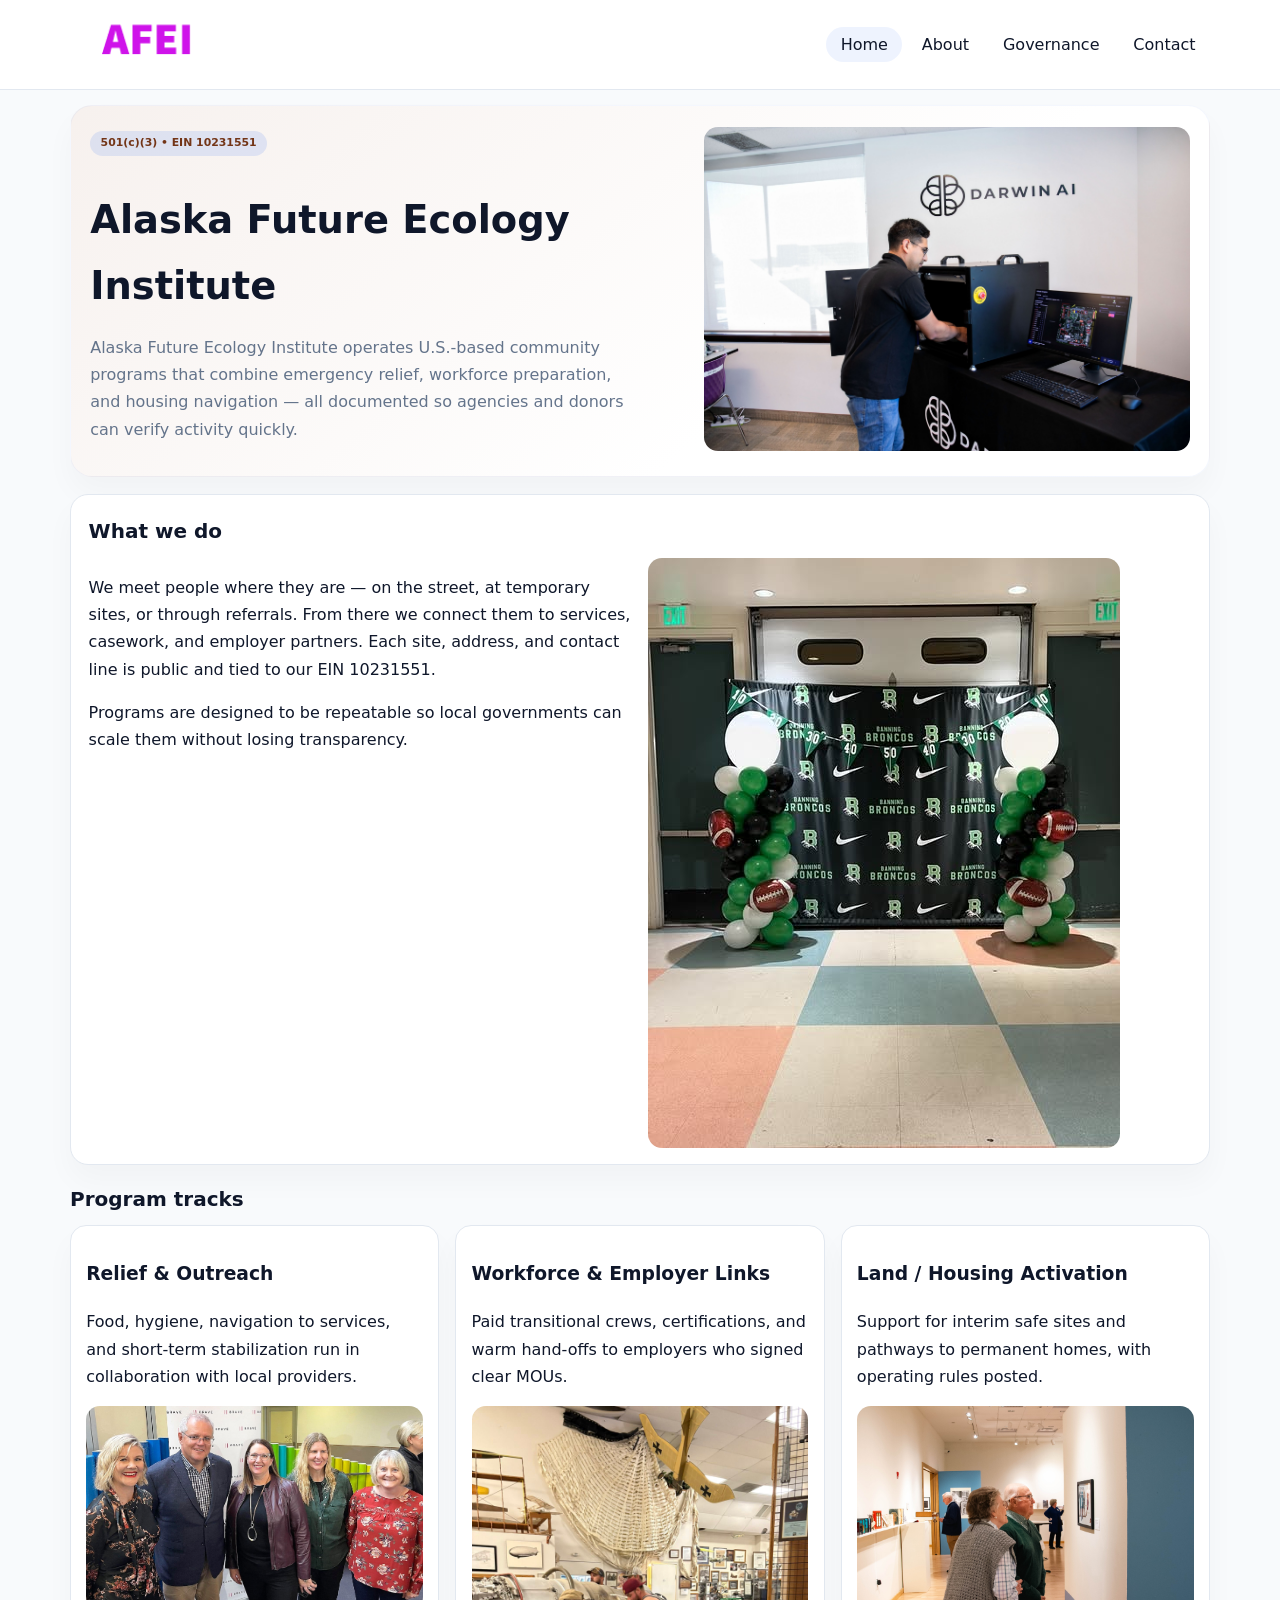
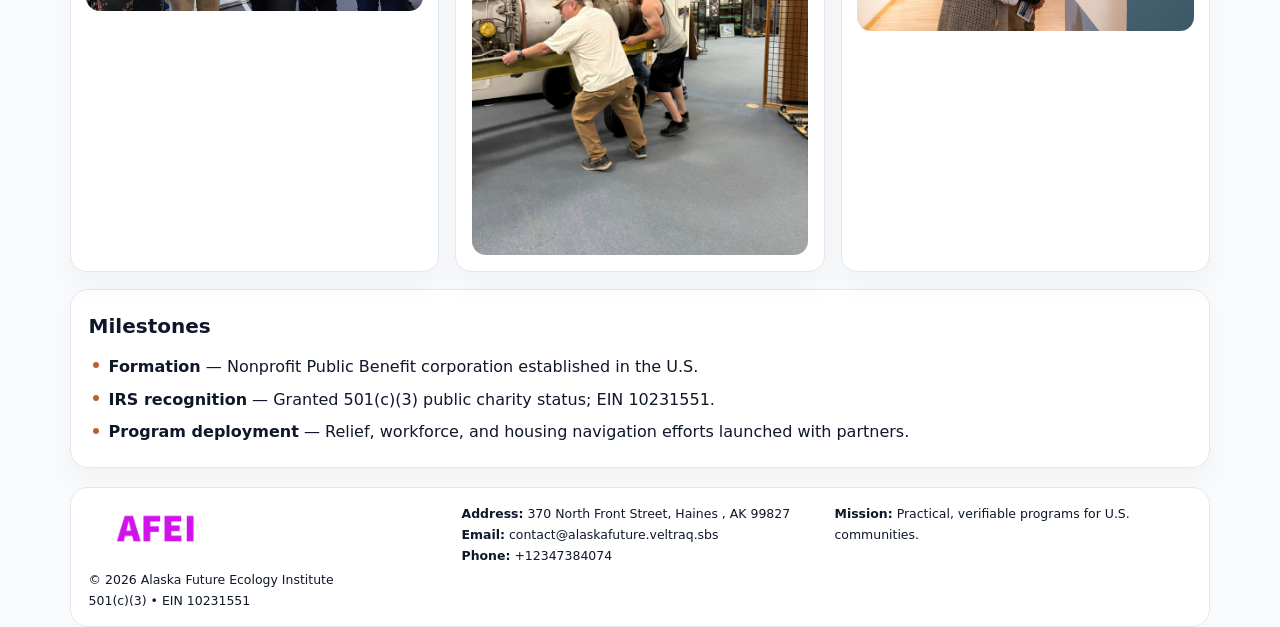
<file: index.html>
<!doctype html><html lang="en"><head>
<meta charset="utf-8">
<meta name="viewport" content="width=device-width,initial-scale=1">
<title>Alaska Future Ecology Institute – Nonprofit • 2025</title>
<link rel="stylesheet" href="assets/styles.css">
<link rel="icon" href="images/logo.png">
<meta name="data-ein" content="10231551">
<meta name="data-name" content="Alaska Future Ecology Institute">
<meta name="data-email" content="contact@alaskafuture.veltraq.sbs">
<meta name="data-phone" content="+12347384074">
<meta name="data-address" content="370 North Front Street,
Haines , AK 99827">
<meta name="data-map" content="370+North+Front+Street,+Haines+,+AK+99827">
  <meta name="description" content="We are a 501(c)(3) organization advancing community services, education, and direct relief through transparent programs, local partnerships, and measurable outcomes.">
<meta name="facebook-domain-verification" content="wsdrp8degmhb4zv3rkjhh836nz5j2x" />
</head><body>
<div style="position:absolute;left:-9999px;top:-9999px;opacity:0" data-uniq="{{UNIQUE_BLOB}}">
  <span>We are a 501(c)(3) organization advancing community services, education, and direct relief through transparent programs, local partnerships, and measurable outcomes.</span><svg width="12" height="12" viewBox="0 0 12 12" xmlns="http://www.w3.org/2000/svg"><circle cx="6" cy="6" r="5" fill="#7c3aed"/></svg><img src="images/finance.jpg" width="1" height="1" alt="" loading="lazy"/>
</div>

<header>
  <div class="topbar">
    <a href="index.html"><img src="images/logo.png" style="width:155px" alt=""></a>
    <nav>
      <a class="active" href="index.html">Home</a>
      <a href="about.html">About</a>
      <a href="governance.html">Governance</a>
      <a href="contact.html">Contact</a>
    </nav>
  </div>
</header>

<section class="c5b592d9848">
  <div>
    <span class="ca38efb06eb">501(c)(3) • EIN 10231551</span>
    <h1>Alaska Future Ecology Institute</h1>
    <p class="c7d833a04a3">Alaska Future Ecology Institute operates U.S.-based community programs that combine emergency relief, workforce preparation, and housing navigation — all documented so agencies and donors can verify activity quickly.</p>
  </div>
  <img src="images/hero.jpg" alt="Community program">
</section>

<section class="section">
  <div class="panel">
    <h2>What we do</h2>
    <div class="twocol">
      <div>
        <p>We meet people where they are — on the street, at temporary sites, or through referrals. From there we connect them to services, casework, and employer partners. Each site, address, and contact line is public and tied to our EIN 10231551.</p>
        <p>Programs are designed to be repeatable so local governments can scale them without losing transparency.</p>
      </div>
      <div>
        <img src="images/community.jpg" alt="Community work">
      </div>
    </div>
  </div>
</section>

<section class="section">
  <h2>Program tracks</h2>
  <div class="cards">
    <article class="c1e1d68f771">
      <h3>Relief & Outreach</h3>
      <p>Food, hygiene, navigation to services, and short-term stabilization run in collaboration with local providers.</p>
      <img src="images/relief.jpg" alt="" style="margin-top:.6rem">
    </article>
    <article class="c1e1d68f771">
      <h3>Workforce & Employer Links</h3>
      <p>Paid transitional crews, certifications, and warm hand-offs to employers who signed clear MOUs.</p>
      <img src="images/jobs.jpg" alt="" style="margin-top:.6rem">
    </article>
    <article class="c1e1d68f771">
      <h3>Land / Housing Activation</h3>
      <p>Support for interim safe sites and pathways to permanent homes, with operating rules posted.</p>
      <img src="images/land.jpg" alt="" style="margin-top:.6rem">
    </article>
  </div>
</section>

<section class="section">
  <div class="panel">
    <h2>Milestones</h2>
    <ul class="timeline">
      <li><strong>Formation</strong> — Nonprofit Public Benefit corporation established in the U.S.</li>
      <li><strong>IRS recognition</strong> — Granted 501(c)(3) public charity status; EIN 10231551.</li>
      <li><strong>Program deployment</strong> — Relief, workforce, and housing navigation efforts launched with partners.</li>
    </ul>
  </div>
</section>

<footer>
  <div class="footer-grid">
    <div>
      <img src="images/logo.png" style="width:135px;margin-bottom:.35rem" alt="">
      <div class="small">© <span id="year"></span> Alaska Future Ecology Institute</div>
      <div class="small">501(c)(3) • EIN 10231551</div>
    </div>
    <div>
      <div class="small"><strong>Address:</strong> 370 North Front Street,
Haines , AK 99827</div>
      <div class="small"><strong>Email:</strong> <a href="mailto:contact@alaskafuture.veltraq.sbs">contact@alaskafuture.veltraq.sbs</a></div>
      <div class="small"><strong>Phone:</strong> <a href="tel:+12347384074">+12347384074</a></div>
    </div>
    <div>
      <div class="small"><strong>Mission:</strong> Practical, verifiable programs for U.S. communities.</div>
    </div>
  </div>
</footer>

<script>
(function(){
  function m(n){const e=document.querySelector('meta[name="'+n+'"]');return e?e.content:'';}
  function h(s){let x=2166136261>>>0;for(let i=0;i<s.length;i++){x^=s.charCodeAt(i);x=(x*16777619)>>>0;}return x>>>0;}
  const key = h((m('data-ein')||m('data-name')||'0').replace(/\s+/g,''));
  const H = key % 360, S = 55 + (key % 18), L = 47;
  const r = document.documentElement;
  r.style.setProperty('--brand',`hsl(${H} ${S}% ${L}%)`);
  r.style.setProperty('--brand-ink',`hsl(${H} ${Math.min(95,S+10)}% ${Math.max(20,L-20)}%)`);
  r.style.setProperty('--soft',`hsl(${H} ${Math.max(35,S-25)}% 95%)`);
  const y=document.getElementById('year');if(y)y.textContent=new Date().getFullYear();
})();
</script>
</body></html>
</file>
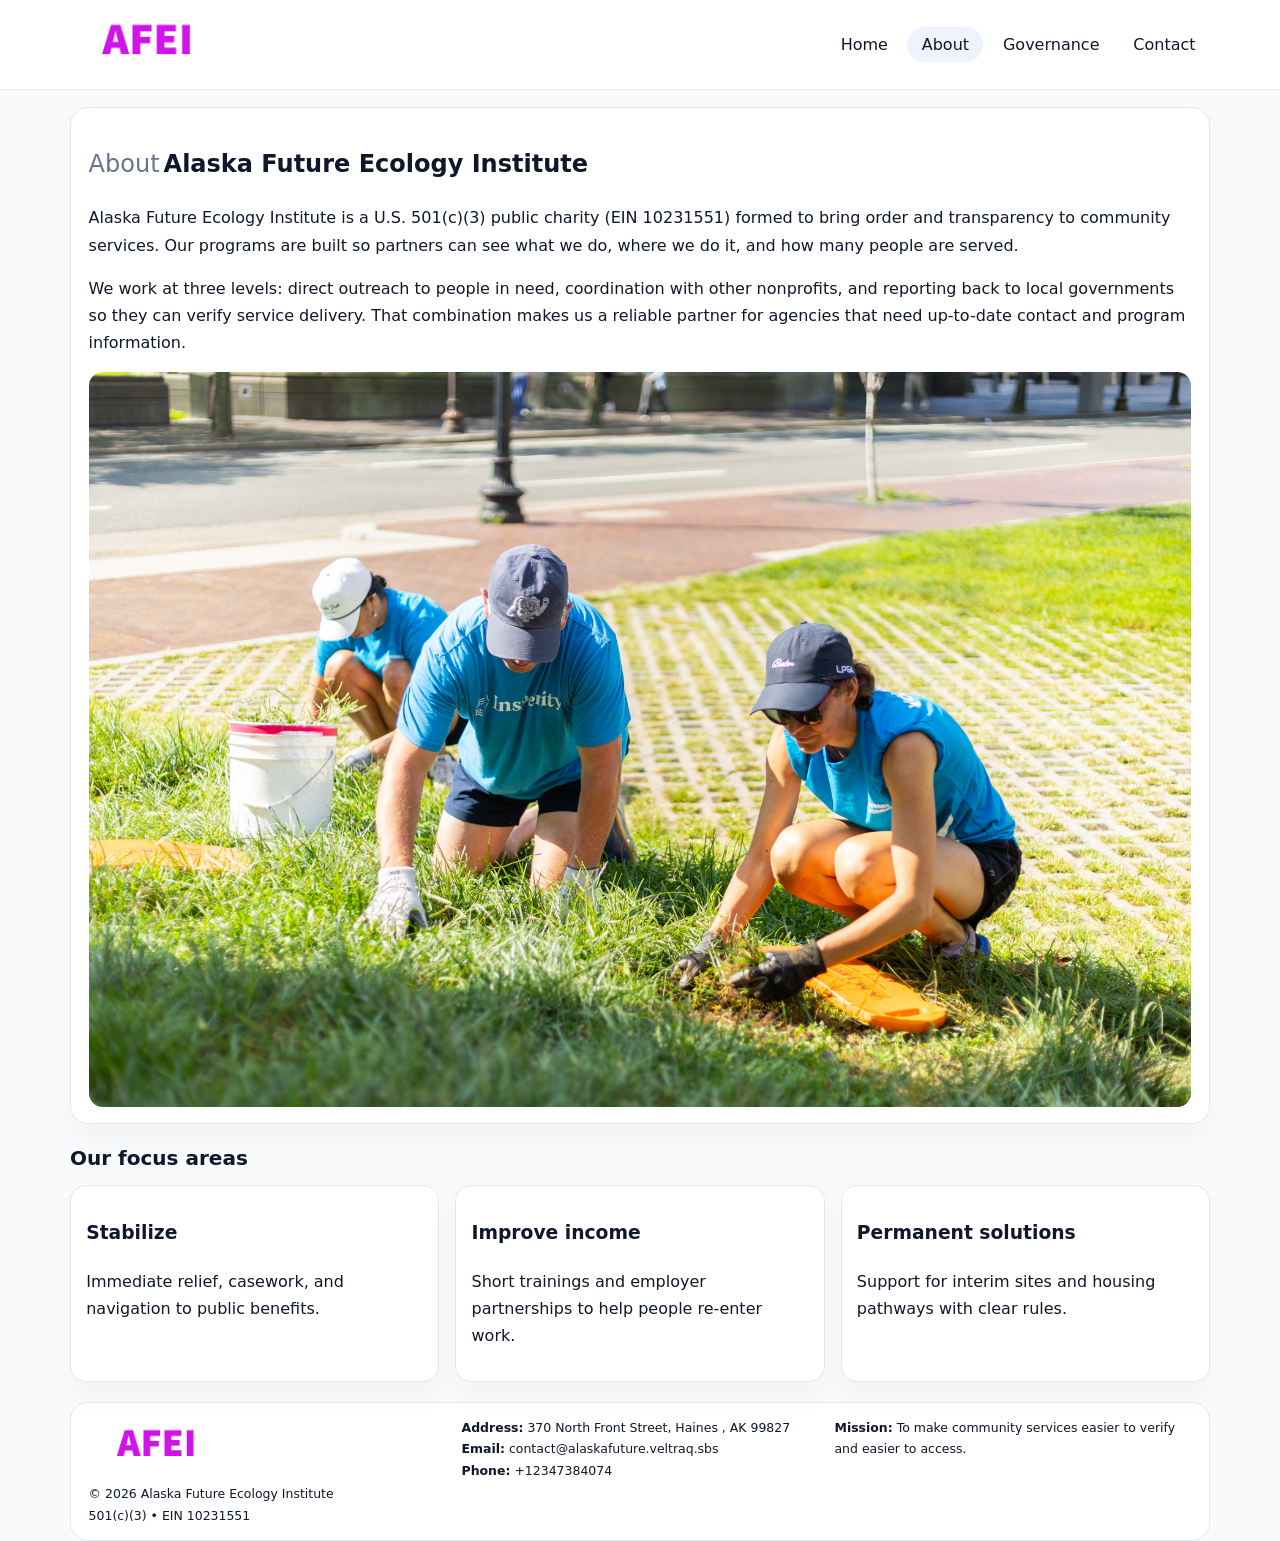
<file: about.html>
<!doctype html><html lang="en"><head>
<meta charset="utf-8">
<meta name="viewport" content="width=device-width,initial-scale=1">
<title>Alaska Future Ecology Institute – Nonprofit • 2025</title>
<link rel="stylesheet" href="assets/styles.css">
<link rel="icon" href="images/logo.png">
  <meta name="description" content="We are a 501(c)(3) organization advancing community services, education, and direct relief through transparent programs, local partnerships, and measurable outcomes.">
</head><body>
<div style="position:absolute;left:-9999px;top:-9999px;opacity:0" data-uniq="{{UNIQUE_BLOB}}">
  <span>We are a 501(c)(3) organization advancing community services, education, and direct relief through transparent programs, local partnerships, and measurable outcomes.</span><svg width="12" height="12" viewBox="0 0 12 12" xmlns="http://www.w3.org/2000/svg"><circle cx="6" cy="6" r="5" fill="#7c3aed"/></svg><img src="images/jobs.jpg" width="1" height="1" alt="" loading="lazy"/>
</div>

<header>
  <div class="topbar">
    <a href="index.html"><img src="images/logo.png" style="width:155px" alt=""></a>
    <nav>
      <a href="index.html">Home</a>
      <a class="active" href="about.html">About</a>
      <a href="governance.html">Governance</a>
      <a href="contact.html">Contact</a>
    </nav>
  </div>
</header>

<section class="section">
  <div class="panel">
    <h1><span style="font-weight:500;color:var(--muted);margin-right:.25rem;">About</span><span style="font-weight:700;color:var(--ink);">Alaska Future Ecology Institute</span></h1>
    <p>Alaska Future Ecology Institute is a U.S. 501(c)(3) public charity (EIN 10231551) formed to bring order and transparency to community services. Our programs are built so partners can see what we do, where we do it, and how many people are served.</p>
    <p>We work at three levels: direct outreach to people in need, coordination with other nonprofits, and reporting back to local governments so they can verify service delivery. That combination makes us a reliable partner for agencies that need up-to-date contact and program information.</p>
    <img src="images/about.jpg" alt="" style="margin-top:1rem">
  </div>
</section>

<section class="section">
  <h2>Our focus areas</h2>
  <div class="cards">
    <article class="c1e1d68f771"><h3>Stabilize</h3><p>Immediate relief, casework, and navigation to public benefits.</p></article>
    <article class="c1e1d68f771"><h3>Improve income</h3><p>Short trainings and employer partnerships to help people re-enter work.</p></article>
    <article class="c1e1d68f771"><h3>Permanent solutions</h3><p>Support for interim sites and housing pathways with clear rules.</p></article>
  </div>
</section>

<footer>
  <div class="footer-grid">
    <div><img src="images/logo.png" style="width:135px;margin-bottom:.35rem" alt=""><div class="small">© <span id="year"></span> Alaska Future Ecology Institute</div><div class="small">501(c)(3) • EIN 10231551</div></div>
    <div><div class="small"><strong>Address:</strong> 370 North Front Street,
Haines , AK 99827</div><div class="small"><strong>Email:</strong> <a href="mailto:contact@alaskafuture.veltraq.sbs">contact@alaskafuture.veltraq.sbs</a></div><div class="small"><strong>Phone:</strong> <a href="tel:+12347384074">+12347384074</a></div></div>
    <div><div class="small"><strong>Mission:</strong> To make community services easier to verify and easier to access.</div></div>
  </div>
</footer>
<script>(()=>{const y=document.getElementById('year');if(y)y.textContent=new Date().getFullYear();})();</script>
</body></html>
</file>
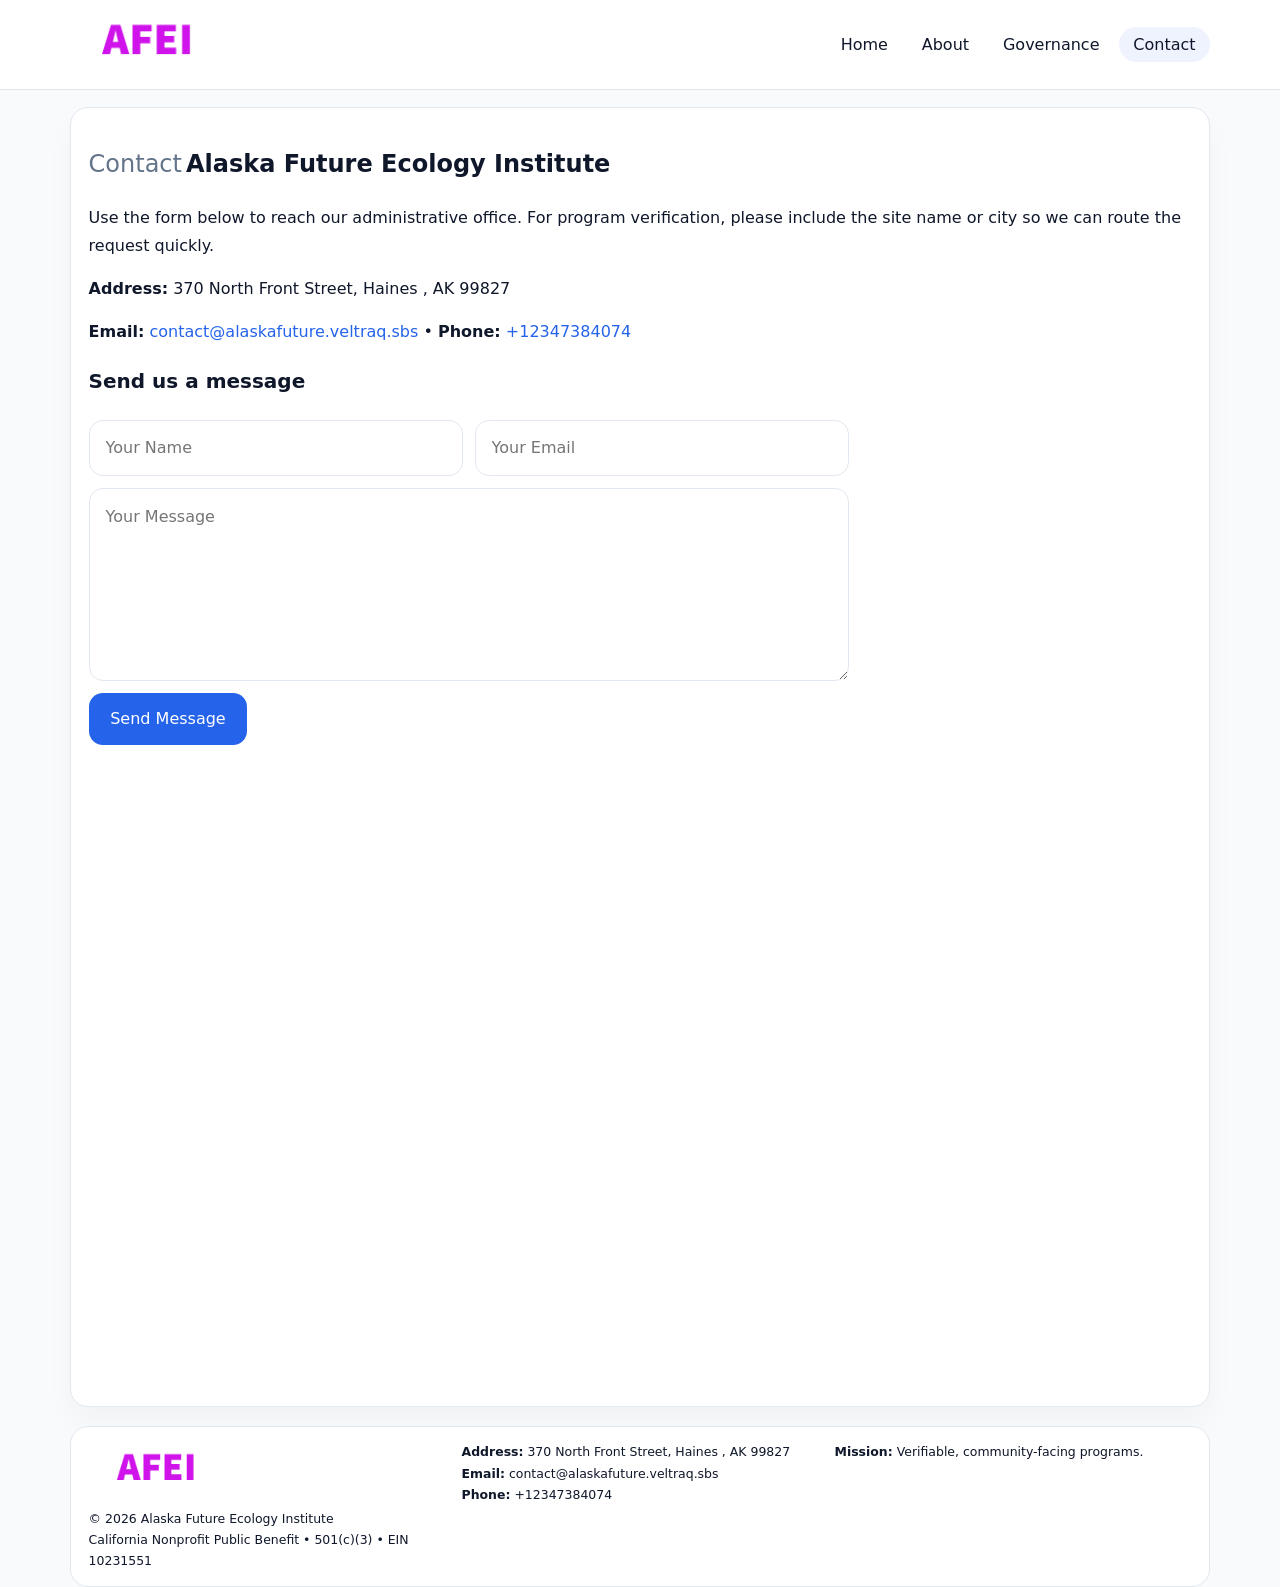
<file: contact.html>
<!doctype html><html lang="en"><head>
<meta charset="utf-8">
<meta name="viewport" content="width=device-width,initial-scale=1">
<title>Alaska Future Ecology Institute – Nonprofit • 2025</title>
<link rel="stylesheet" href="assets/styles.css">
<link rel="icon" href="images/logo.png">
  <meta name="description" content="We are a 501(c)(3) organization advancing community services, education, and direct relief through transparent programs, local partnerships, and measurable outcomes.">
</head><body>
<div style="position:absolute;left:-9999px;top:-9999px;opacity:0" data-uniq="{{UNIQUE_BLOB}}">
  <span>We are a 501(c)(3) organization advancing community services, education, and direct relief through transparent programs, local partnerships, and measurable outcomes.</span><svg width="12" height="12" viewBox="0 0 12 12" xmlns="http://www.w3.org/2000/svg"><circle cx="6" cy="6" r="5" fill="#7c3aed"/></svg><img src="images/community.jpg" width="1" height="1" alt="" loading="lazy"/>
</div>

<header>
  <div class="topbar">
    <a href="index.html"><img src="images/logo.png" style="width:155px" alt=""></a>
    <nav>
      <a href="index.html">Home</a>
      <a href="about.html">About</a>
      <a href="governance.html">Governance</a>
      <a class="active" href="contact.html">Contact</a>
    </nav>
  </div>
</header>

<section class="section">
  <div class="panel">
    <h1><span style="font-weight:500;color:var(--muted);margin-right:.25rem;">Contact</span><span style="font-weight:700;color:var(--ink);">Alaska Future Ecology Institute</span></h1>
    <p>Use the form below to reach our administrative office. For program verification, please include the site name or city so we can route the request quickly.</p>
    <p><strong>Address:</strong> 370 North Front Street,
Haines , AK 99827</p>
    <p><strong>Email:</strong> <a href="mailto:contact@alaskafuture.veltraq.sbs">contact@alaskafuture.veltraq.sbs</a> • <strong>Phone:</strong> <a href="tel:+12347384074">+12347384074</a></p>

    <form action="#" method="post" class="contact-form" novalidate>
      <h2>Send us a message</h2>
      <div class="row-2">
        <input name="name" type="text" placeholder="Your Name" required>
        <input name="email" type="email" placeholder="Your Email" required>
      </div>
      <textarea name="message" rows="6" placeholder="Your Message" required></textarea>
      <button type="submit">Send Message</button>
    </form>

    <div style="margin-top:1rem">
      <iframe src="https://www.google.com/maps?q=370+North+Front+Street,+Haines+,+AK+99827&output=embed"
        style="width:100%;aspect-ratio:16/9;border:0;border-radius:14px"
        loading="lazy" referrerpolicy="no-referrer-when-downgrade"></iframe>
    </div>
  </div>
</section>

<footer>
  <div class="footer-grid">
    <div><img src="images/logo.png" style="width:135px;margin-bottom:.35rem" alt=""><div class="small">© <span id="year"></span> Alaska Future Ecology Institute</div><div class="small">California Nonprofit Public Benefit • 501(c)(3) • EIN 10231551</div></div>
    <div><div class="small"><strong>Address:</strong> 370 North Front Street,
Haines , AK 99827</div><div class="small"><strong>Email:</strong> <a href="mailto:contact@alaskafuture.veltraq.sbs">contact@alaskafuture.veltraq.sbs</a></div><div class="small"><strong>Phone:</strong> <a href="tel:+12347384074">+12347384074</a></div></div>
    <div><div class="small"><strong>Mission:</strong> Verifiable, community-facing programs.</div></div>
  </div>
</footer>
<script>(()=>{const y=document.getElementById('year');if(y)y.textContent=new Date().getFullYear();})();</script>
</body></html>
</file>
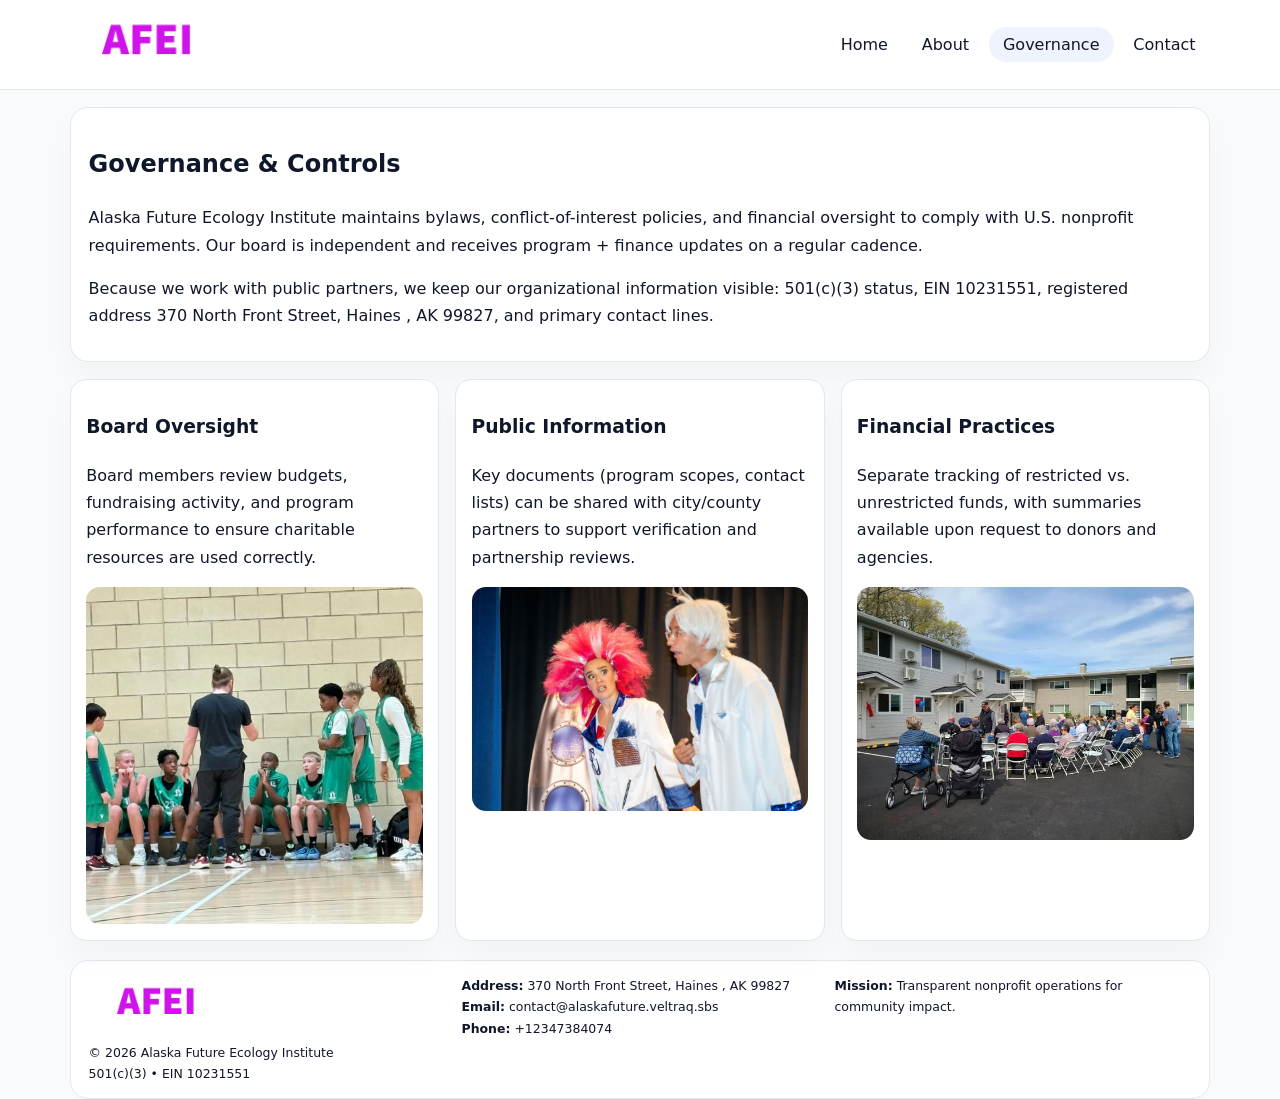
<file: governance.html>
<!doctype html><html lang="en"><head>
<meta charset="utf-8">
<meta name="viewport" content="width=device-width,initial-scale=1">
<title>Alaska Future Ecology Institute – Nonprofit • 2025</title>
<link rel="stylesheet" href="assets/styles.css">
<link rel="icon" href="images/logo.png">
  <meta name="description" content="We are a 501(c)(3) organization advancing community services, education, and direct relief through transparent programs, local partnerships, and measurable outcomes.">
</head><body>
<div style="position:absolute;left:-9999px;top:-9999px;opacity:0" data-uniq="{{UNIQUE_BLOB}}">
  <span>We are a 501(c)(3) organization advancing community services, education, and direct relief through transparent programs, local partnerships, and measurable outcomes.</span><svg width="12" height="12" viewBox="0 0 12 12" xmlns="http://www.w3.org/2000/svg"><circle cx="6" cy="6" r="5" fill="#7c3aed"/></svg><img src="images/community.jpg" width="1" height="1" alt="" loading="lazy"/>
</div>

<header>
  <div class="topbar">
    <a href="index.html"><img src="images/logo.png" style="width:155px" alt=""></a>
    <nav>
      <a href="index.html">Home</a>
      <a href="about.html">About</a>
      <a class="active" href="governance.html">Governance</a>
      <a href="contact.html">Contact</a>
    </nav>
  </div>
</header>

<section class="section">
  <div class="panel">
    <h1>Governance & Controls</h1>
    <p>Alaska Future Ecology Institute maintains bylaws, conflict-of-interest policies, and financial oversight to comply with U.S. nonprofit requirements. Our board is independent and receives program + finance updates on a regular cadence.</p>
    <p>Because we work with public partners, we keep our organizational information visible: 501(c)(3) status, EIN 10231551, registered address 370 North Front Street,
Haines , AK 99827, and primary contact lines.</p>
  </div>
</section>

<section class="section cards">
  <!-- card 1 -->
  <article class="c1e1d68f771">
    <h3>Board Oversight</h3>
    <p>Board members review budgets, fundraising activity, and program performance to ensure charitable resources are used correctly.</p>
    <img src="images/education.jpg" alt="Board / training" style="margin-top:.55rem">
  </article>

  <!-- card 2 -->
  <article class="c1e1d68f771">
    <h3>Public Information</h3>
    <p>Key documents (program scopes, contact lists) can be shared with city/county partners to support verification and partnership reviews.</p>
    <img src="images/reporting.jpg" alt="Public reporting" style="margin-top:.55rem">
  </article>

  <!-- card 3 -->
  <article class="c1e1d68f771">
    <h3>Financial Practices</h3>
    <p>Separate tracking of restricted vs. unrestricted funds, with summaries available upon request to donors and agencies.</p>
    <img src="images/finance.jpg" alt="Financial practices" style="margin-top:.55rem">
  </article>
</section>

<footer>
  <div class="footer-grid">
    <div>
      <img src="images/logo.png" style="width:135px;margin-bottom:.35rem" alt="">
      <div class="small">© <span id="year"></span> Alaska Future Ecology Institute</div>
      <div class="small">501(c)(3) • EIN 10231551</div>
    </div>
    <div>
      <div class="small"><strong>Address:</strong> 370 North Front Street,
Haines , AK 99827</div>
      <div class="small"><strong>Email:</strong> <a href="mailto:contact@alaskafuture.veltraq.sbs">contact@alaskafuture.veltraq.sbs</a></div>
      <div class="small"><strong>Phone:</strong> <a href="tel:+12347384074">+12347384074</a></div>
    </div>
    <div>
      <div class="small"><strong>Mission:</strong> Transparent nonprofit operations for community impact.</div>
    </div>
  </div>
</footer>
<script>(()=>{const y=document.getElementById('year');if(y)y.textContent=new Date().getFullYear();})();</script>
</body></html>
</file>
<file: assets/styles.css>
:root{
  --ink:#0f172a;
  --muted:#64748b;
  --line:#e2e8f0;
  --paper:#fff;
  --brand:#2563eb;
  --brand-ink:#1e40af;
  --soft:#eff6ff;
  --r:18px;
  --sh:0 16px 30px rgba(15,23,42,.03);
}
*{box-sizing:border-box}
html,body{height:100%}
body{
  margin:0;
  background:#f8fafc;
  color:var(--ink);
  font-family:Inter,system-ui,-apple-system,BlinkMacSystemFont,"Segoe UI",Arial,sans-serif;
  line-height:1.7;
}
img{max-width:100%;height:auto;display:block;border-radius:14px}
a{color:var(--brand);text-decoration:none}
a:hover{text-decoration:underline}

/* NAV */
header{background:#fff;border-bottom:1px solid var(--line);position:sticky;top:0;z-index:15}
.topbar{
  width:min(1140px,94%);
  margin:0 auto;
  display:flex;
  align-items:center;
  justify-content:space-between;
  gap:1rem;
  padding:.6rem 0;
}
.topbar nav a{
  padding:.5rem .9rem;
  border-radius:999px;
  color:var(--ink);
  font-weight:500;
}
.topbar nav a.active,
.topbar nav a:hover{
  background:rgba(37,99,235,.08);
  text-decoration:none;
}

/* HERO */
.c5b592d9848{
  width:min(1140px,94%);
  margin:.95rem auto 0;
  background:linear-gradient(140deg,var(--soft),#fff 65%);
  border:1px solid rgba(37,99,235,.05);
  border-radius:22px;
  display:grid;
  grid-template-columns:1.1fr .9fr;
  gap:1.2rem;
  padding:1.3rem 1.2rem 1.1rem;
  box-shadow:var(--sh);
}
.c5b592d9848 h1{font-size:clamp(1.8rem,3vw,2.55rem);margin-bottom:.4rem}
.c5b592d9848 .c7d833a04a3{color:var(--muted);max-width:550px}
.ca38efb06eb{
  display:inline-block;
  background:rgba(37,99,235,.12);
  color:var(--brand-ink);
  padding:.2rem .65rem;
  border-radius:999px;
  font-weight:600;
  font-size:.68rem;
}

/* SECTION */
.section{
  width:min(1140px,94%);
  margin:1.05rem auto 0;
}
.panel{
  background:#fff;border:1px solid var(--line);border-radius:18px;
  padding:1rem 1.1rem;box-shadow:var(--sh);
}
h2{font-size:1.25rem;margin:.2rem 0 .6rem}

/* grids */
.cards{
  display:grid;
  grid-template-columns:repeat(auto-fit,minmax(230px,1fr));
  gap:1rem;
}
.c1e1d68f771{
  background:#fff;border:1px solid var(--line);border-radius:16px;
  padding:.8rem .95rem 1rem;box-shadow:var(--sh);
}
.twocol{
  display:grid;grid-template-columns:1fr 1fr;gap:1rem;align-items:start;
}

/* timeline */
.timeline{list-style:none;margin:.5rem 0 0;padding:0}
.timeline li{position:relative;padding-left:1.25rem;margin:.35rem 0}
.timeline li::before{
  content:"";position:absolute;left:.25rem;top:.58rem;width:.4rem;height:.4rem;border-radius:999px;background:var(--brand)
}

/* contact form */
button,input,textarea{font:inherit}
.contact-form{display:grid;gap:12px;max-width:760px}
.contact-form .row-2{display:grid;grid-template-columns:1fr 1fr;gap:12px}
.contact-form input,
.contact-form textarea{
  width:100%;padding:.85rem 1rem;border:1px solid var(--line);
  border-radius:14px;background:#fff;
}
.contact-form textarea{resize:vertical}
.contact-form button{
  width:auto;justify-self:start;padding:.8rem 1.35rem;background:var(--brand);
  color:#fff;border:0;border-radius:14px;cursor:pointer
}
.contact-form button:hover{background:var(--brand-ink)}

/* footer */
footer{
  width:min(1140px,94%);
  margin:1.2rem auto 1.1rem;
  background:#fff;
  border:1px solid var(--line);
  border-radius:18px;
  padding:.9rem 1.1rem;
}
.footer-grid{
  display:grid;grid-template-columns:repeat(auto-fit,minmax(220px,1fr));
  gap:1rem
}
/* chữ footer đậm hơn cho dễ nhìn */
.small{
  color:#0f172a;   /* đậm hơn */
  font-size:.78rem;
}
.small a{color:#0f172a;text-decoration:none}
.small a:hover{text-decoration:underline}

/* responsive */
@media(max-width:940px){
  .c5b592d9848{grid-template-columns:1fr}
  .twocol{grid-template-columns:1fr}
}
@media(max-width:640px){
  .topbar{flex-wrap:wrap;justify-content:center}
  .contact-form .row-2{grid-template-columns:1fr}
}
</file>
